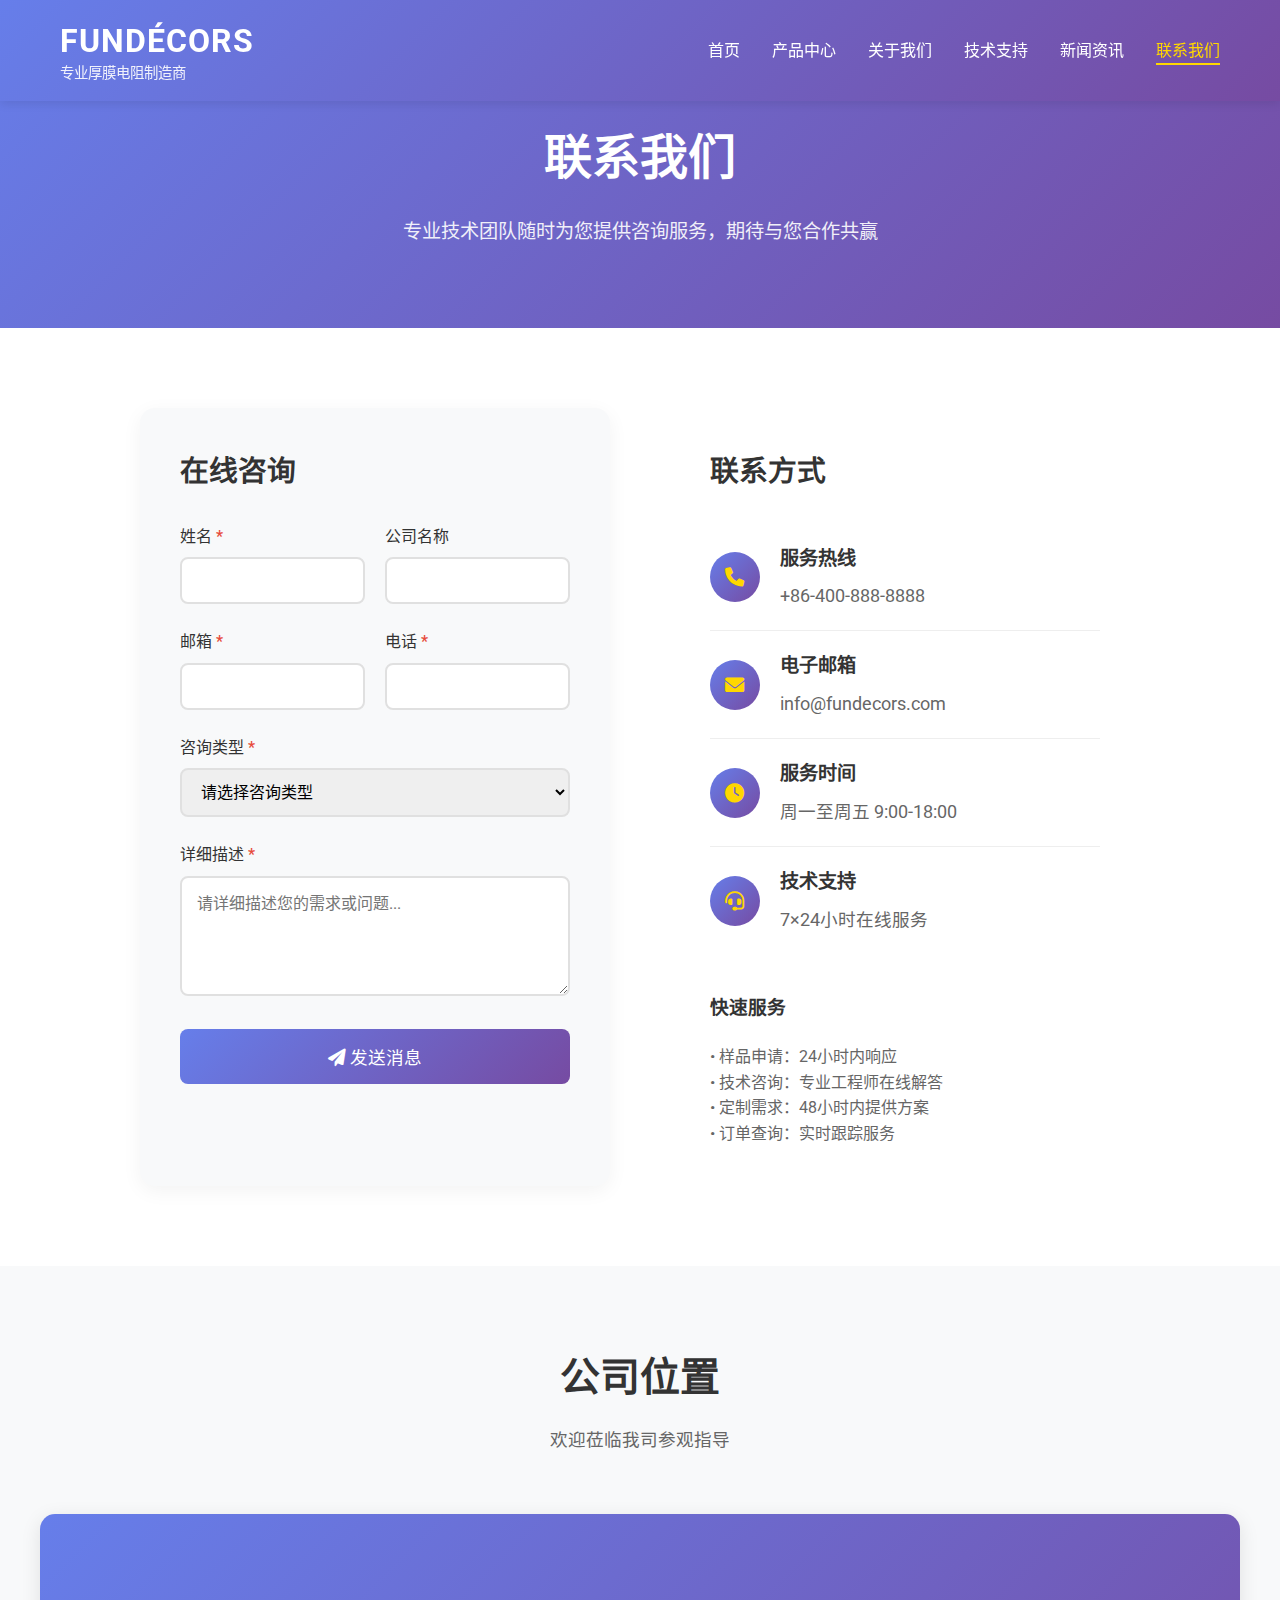
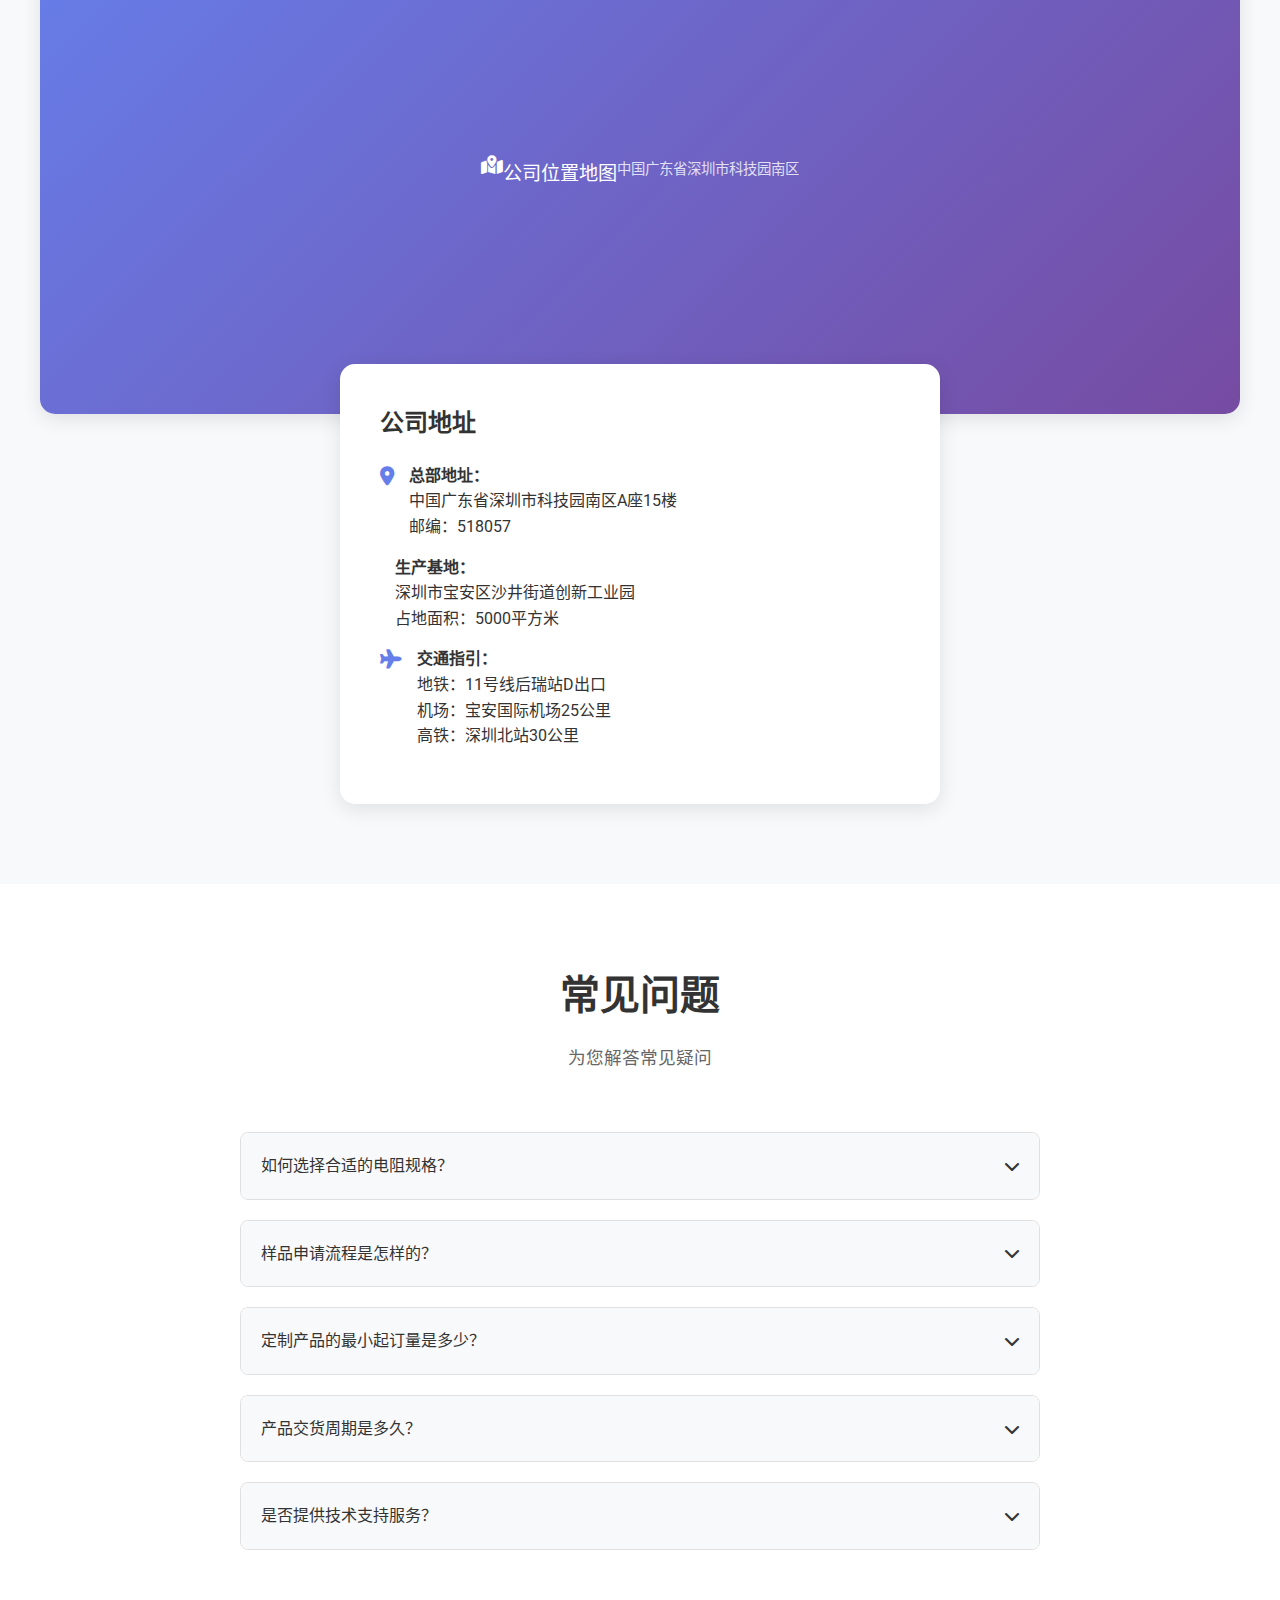
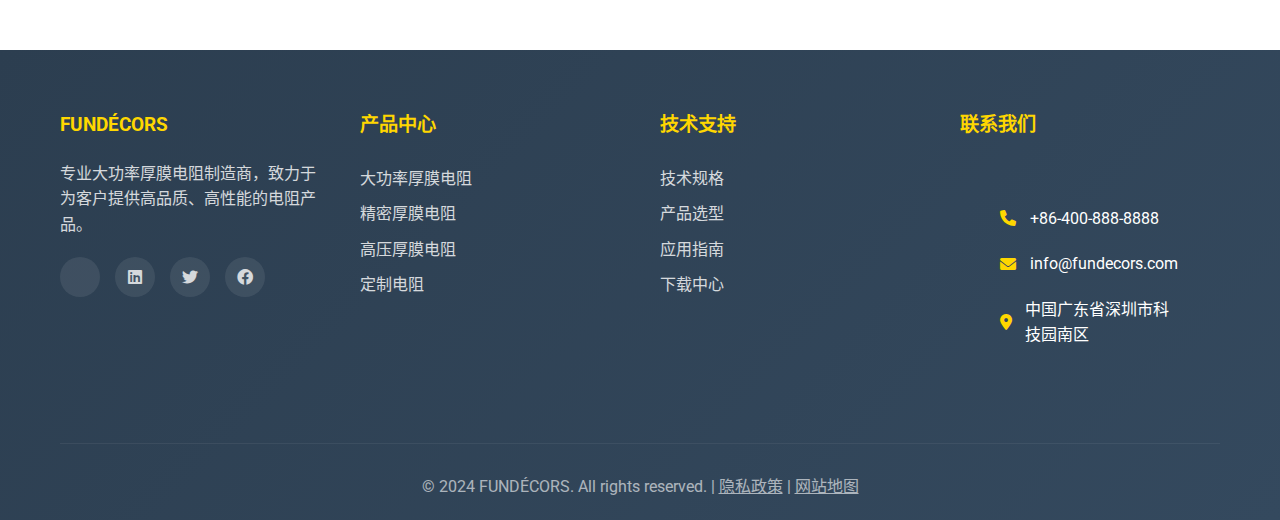
<file: contact.html>
<!DOCTYPE html>
<html lang="zh-CN">
<head>
    <meta charset="UTF-8">
    <meta name="viewport" content="width=device-width, initial-scale=1.0">
    <meta name="description" content="联系FUNDÉCORS - 大功率厚膜电阻制造商，提供技术咨询、样品申请、商务合作等服务">
    <meta name="keywords" content="FUNDÉCORS联系方式,厚膜电阻咨询,电阻样品申请,技术支持,商务合作">
    <title>联系我们 - FUNDÉCORS 专业大功率厚膜电阻</title>
    <link rel="stylesheet" href="styles.css">
    <link rel="icon" type="image/x-icon" href="#">
    <link href="https://fonts.googleapis.com/css2?family=Roboto:wght@300;400;500;700&display=swap" rel="stylesheet">
    <link rel="stylesheet" href="https://cdnjs.cloudflare.com/ajax/libs/font-awesome/6.0.0/css/all.min.css">
    <style>
        /* 联系页面特定样式 */
        .page-header {
            background: linear-gradient(135deg, #667eea 0%, #764ba2 100%);
            color: white;
            padding: 120px 0 80px;
            text-align: center;
        }
        
        .page-header h1 {
            font-size: 3rem;
            margin-bottom: 20px;
            font-weight: 700;
        }
        
        .page-header p {
            font-size: 1.2rem;
            opacity: 0.9;
            max-width: 800px;
            margin: 0 auto;
        }
        
        .contact-section {
            padding: 80px 0;
            background: white;
        }
        
        .contact-container {
            display: grid;
            grid-template-columns: 1fr 1fr;
            gap: 60px;
            max-width: 1000px;
            margin: 0 auto;
        }
        
        .contact-form {
            background: #f8f9fa;
            padding: 40px;
            border-radius: 15px;
            box-shadow: 0 5px 20px rgba(0,0,0,0.05);
        }
        
        .contact-info {
            padding: 40px;
        }
        
        .contact-form h2,
        .contact-info h2 {
            font-size: 1.8rem;
            color: #333;
            margin-bottom: 30px;
            font-weight: 600;
        }
        
        .form-group {
            margin-bottom: 25px;
        }
        
        .form-row {
            display: grid;
            grid-template-columns: 1fr 1fr;
            gap: 20px;
        }
        
        .form-group label {
            display: block;
            margin-bottom: 8px;
            font-weight: 500;
            color: #333;
        }
        
        .form-group input,
        .form-group select,
        .form-group textarea {
            width: 100%;
            padding: 12px 15px;
            border: 2px solid #e0e0e0;
            border-radius: 8px;
            font-size: 1rem;
            transition: all 0.3s ease;
            font-family: 'Roboto', 'Microsoft YaHei', Arial, sans-serif;
        }
        
        .form-group input:focus,
        .form-group select:focus,
        .form-group textarea:focus {
            outline: none;
            border-color: #667eea;
            box-shadow: 0 0 0 3px rgba(102,126,234,0.1);
        }
        
        .form-group textarea {
            resize: vertical;
            min-height: 120px;
        }
        
        .required-star {
            color: #e74c3c;
        }
        
        .contact-methods {
            margin-bottom: 40px;
        }
        
        .contact-method {
            display: flex;
            align-items: center;
            gap: 20px;
            padding: 20px 0;
            border-bottom: 1px solid #eee;
        }
        
        .contact-method:last-child {
            border-bottom: none;
        }
        
        .contact-icon {
            width: 50px;
            height: 50px;
            background: linear-gradient(135deg, #667eea, #764ba2);
            border-radius: 50%;
            display: flex;
            align-items: center;
            justify-content: center;
            color: white;
            font-size: 1.2rem;
        }
        
        .contact-details h3 {
            font-size: 1.2rem;
            color: #333;
            margin-bottom: 8px;
            font-weight: 600;
        }
        
        .contact-details p {
            color: #666;
            font-size: 1.1rem;
            line-height: 1.6;
        }
        
        .map-section {
            padding: 80px 0;
            background: #f8f9fa;
        }
        
        .map-container {
            max-width: 1200px;
            margin: 0 auto;
        }
        
        .map-wrapper {
            background: white;
            border-radius: 15px;
            overflow: hidden;
            box-shadow: 0 5px 20px rgba(0,0,0,0.1);
            height: 500px;
            position: relative;
        }
        
        .map-placeholder {
            height: 100%;
            display: flex;
            align-items: center;
            justify-content: center;
            background: linear-gradient(135deg, #667eea 0%, #764ba2 100%);
            color: white;
            font-size: 1.2rem;
            font-weight: 500;
        }
        
        .office-info {
            background: white;
            padding: 40px;
            border-radius: 15px;
            margin-top: -50px;
            position: relative;
            z-index: 10;
            box-shadow: 0 5px 20px rgba(0,0,0,0.1);
            max-width: 600px;
            margin-left: auto;
            margin-right: auto;
        }
        
        .office-info h3 {
            font-size: 1.5rem;
            color: #333;
            margin-bottom: 20px;
            font-weight: 600;
        }
        
        .office-address {
            display: flex;
            align-items: flex-start;
            gap: 15px;
            margin-bottom: 15px;
        }
        
        .office-address i {
            color: #667eea;
            font-size: 1.2rem;
            margin-top: 3px;
        }
        
        .submit-btn {
            background: linear-gradient(135deg, #667eea 0%, #764ba2 100%);
            color: white;
            border: none;
            padding: 15px 40px;
            border-radius: 8px;
            font-size: 1.1rem;
            font-weight: 500;
            cursor: pointer;
            transition: all 0.3s ease;
            width: 100%;
        }
        
        .submit-btn:hover {
            transform: translateY(-2px);
            box-shadow: 0 8px 25px rgba(102,126,234,0.3);
        }
        
        .submit-btn:disabled {
            background: #ccc;
            cursor: not-allowed;
            transform: none;
            box-shadow: none;
        }
        
        .faq-section {
            padding: 80px 0;
            background: white;
        }
        
        .faq-container {
            max-width: 800px;
            margin: 0 auto;
        }
        
        .faq-item {
            border: 1px solid #e0e0e0;
            border-radius: 8px;
            margin-bottom: 20px;
            overflow: hidden;
        }
        
        .faq-question {
            padding: 20px;
            cursor: pointer;
            display: flex;
            justify-content: space-between;
            align-items: center;
            background: #f8f9fa;
            transition: all 0.3s ease;
            font-weight: 500;
            color: #333;
        }
        
        .faq-question:hover {
            background: #e9ecef;
        }
        
        .faq-question.active {
            background: linear-gradient(135deg, #667eea 0%, #764ba2 100%);
            color: white;
        }
        
        .faq-arrow {
            transition: transform 0.3s ease;
        }
        
        .faq-question.active .faq-arrow {
            transform: rotate(180deg);
        }
        
        .faq-answer {
            padding: 0 20px;
            max-height: 0;
            overflow: hidden;
            transition: all 0.3s ease;
            background: white;
        }
        
        .faq-answer.active {
            padding: 20px;
            max-height: 300px;
        }
        
        .success-message {
            background: #d4edda;
            color: #155724;
            padding: 15px;
            border-radius: 8px;
            margin-bottom: 20px;
            border: 1px solid #c3e6cb;
            display: none;
        }
        
        .error-message {
            background: #f8d7da;
            color: #721c24;
            padding: 15px;
            border-radius: 8px;
            margin-bottom: 20px;
            border: 1px solid #f5c6cb;
            display: none;
        }
        
        @media (max-width: 768px) {
            .page-header h1 {
                font-size: 2rem;
            }
            
            .contact-container {
                grid-template-columns: 1fr;
                gap: 40px;
            }
            
            .form-row {
                grid-template-columns: 1fr;
            }
            
            .contact-form {
                padding: 30px 20px;
            }
            
            .contact-info {
                padding: 30px 20px;
            }
            
            .map-wrapper {
                height: 350px;
            }
            
            .office-info {
                margin: 20px;
                padding: 30px 20px;
            }
        }
    </style>
</head>
<body>
    <!-- 顶部导航栏 -->
    <header class="header">
        <div class="container">
            <div class="navbar">
                <div class="logo">
                    <h1><a href="index.html" style="text-decoration: none; color: white;">FUNDÉCORS</a></h1>
                    <span class="tagline">专业厚膜电阻制造商</span>
                </div>
                <nav class="nav-menu">
                    <ul>
                        <li><a href="index.html">首页</a></li>
                        <li><a href="products.html">产品中心</a></li>
                        <li><a href="about.html">关于我们</a></li>
                        <li><a href="technology.html">技术支持</a></li>
                        <li><a href="news.html">新闻资讯</a></li>
                        <li><a href="contact.html" class="active">联系我们</a></li>
                    </ul>
                </nav>
                <div class="mobile-menu-toggle">
                    <i class="fas fa-bars"></i>
                </div>
            </div>
        </div>
    </header>

    <!-- 页面头部 -->
    <section class="page-header">
        <div class="container">
            <h1>联系我们</h1>
            <p>专业技术团队随时为您提供咨询服务，期待与您合作共赢</p>
        </div>
    </section>

    <!-- 联系表单和信息 -->
    <section class="contact-section">
        <div class="container">
            <div class="contact-container">
                <!-- 联系表单 -->
                <div class="contact-form">
                    <h2>在线咨询</h2>
                    
                    <div id="successMessage" class="success-message">
                        <i class="fas fa-check-circle"></i> 消息发送成功！我们会尽快与您联系。
                    </div>
                    
                    <div id="errorMessage" class="error-message">
                        <i class="fas fa-exclamation-circle"></i> 发送失败，请检查信息后重试。
                    </div>
                    
                    <form id="contactForm" onsubmit="handleSubmit(event)">
                        <div class="form-row">
                            <div class="form-group">
                                <label for="name">姓名 <span class="required-star">*</span></label>
                                <input type="text" id="name" name="name" required>
                            </div>
                            <div class="form-group">
                                <label for="company">公司名称</label>
                                <input type="text" id="company" name="company">
                            </div>
                        </div>
                        
                        <div class="form-row">
                            <div class="form-group">
                                <label for="email">邮箱 <span class="required-star">*</span></label>
                                <input type="email" id="email" name="email" required>
                            </div>
                            <div class="form-group">
                                <label for="phone">电话 <span class="required-star">*</span></label>
                                <input type="tel" id="phone" name="phone" required>
                            </div>
                        </div>
                        
                        <div class="form-group">
                            <label for="subject">咨询类型 <span class="required-star">*</span></label>
                            <select id="subject" name="subject" required>
                                <option value="">请选择咨询类型</option>
                                <option value="product">产品咨询</option>
                                <option value="technical">技术支持</option>
                                <option value="sample">样品申请</option>
                                <option value="custom">定制需求</option>
                                <option value="cooperation">商务合作</option>
                                <option value="other">其他</option>
                            </select>
                        </div>
                        
                        <div class="form-group">
                            <label for="message">详细描述 <span class="required-star">*</span></label>
                            <textarea id="message" name="message" required placeholder="请详细描述您的需求或问题..."></textarea>
                        </div>
                        
                        <button type="submit" class="submit-btn" id="submitBtn">
                            <i class="fas fa-paper-plane"></i> 发送消息
                        </button>
                    </form>
                </div>
                
                <!-- 联系信息 -->
                <div class="contact-info">
                    <h2>联系方式</h2>
                    
                    <div class="contact-methods">
                        <div class="contact-method">
                            <div class="contact-icon">
                                <i class="fas fa-phone"></i>
                            </div>
                            <div class="contact-details">
                                <h3>服务热线</h3>
                                <p>+86-400-888-8888</p>
                            </div>
                        </div>
                        
                        <div class="contact-method">
                            <div class="contact-icon">
                                <i class="fas fa-envelope"></i>
                            </div>
                            <div class="contact-details">
                                <h3>电子邮箱</h3>
                                <p>info@fundecors.com</p>
                            </div>
                        </div>
                        
                        <div class="contact-method">
                            <div class="contact-icon">
                                <i class="fas fa-clock"></i>
                            </div>
                            <div class="contact-details">
                                <h3>服务时间</h3>
                                <p>周一至周五 9:00-18:00</p>
                            </div>
                        </div>
                        
                        <div class="contact-method">
                            <div class="contact-icon">
                                <i class="fas fa-headset"></i>
                            </div>
                            <div class="contact-details">
                                <h3>技术支持</h3>
                                <p>7×24小时在线服务</p>
                            </div>
                        </div>
                    </div>
                    
                    <div style="margin-top: 40px;">
                        <h3 style="color: #333; margin-bottom: 20px;">快速服务</h3>
                        <p style="color: #666; line-height: 1.6;">
                            • 样品申请：24小时内响应<br>
                            • 技术咨询：专业工程师在线解答<br>
                            • 定制需求：48小时内提供方案<br>
                            • 订单查询：实时跟踪服务
                        </p>
                    </div>
                </div>
            </div>
        </div>
    </section>

    <!-- 地图位置 -->
    <section class="map-section">
        <div class="map-container">
            <div class="section-header">
                <h2>公司位置</h2>
                <p>欢迎莅临我司参观指导</p>
            </div>
            
            <div class="map-wrapper">
                <div class="map-placeholder">
                    <i class="fas fa-map-marked-alt"></i>
                    <div style="margin-top: 20px;">公司位置地图</div>
                    <div style="margin-top: 10px; font-size: 0.9rem; opacity: 0.8;">
                        中国广东省深圳市科技园南区
                    </div>
                </div>
            </div>
            
            <div class="office-info">
                <h3>公司地址</h3>
                
                <div class="office-address">
                    <i class="fas fa-map-marker-alt"></i>
                    <div>
                        <strong>总部地址：</strong><br>
                        中国广东省深圳市科技园南区A座15楼<br>
                        邮编：518057
                    </div>
                </div>
                
                <div class="office-address">
                    <i class="fas fa-factory"></i>
                    <div>
                        <strong>生产基地：</strong><br>
                        深圳市宝安区沙井街道创新工业园<br>
                        占地面积：5000平方米
                    </div>
                </div>
                
                <div class="office-address">
                    <i class="fas fa-plane"></i>
                    <div>
                        <strong>交通指引：</strong><br>
                        地铁：11号线后瑞站D出口<br>
                        机场：宝安国际机场25公里<br>
                        高铁：深圳北站30公里
                    </div>
                </div>
            </div>
        </div>
    </section>

    <!-- 常见问题 -->
    <section class="faq-section">
        <div class="container">
            <div class="section-header">
                <h2>常见问题</h2>
                <p>为您解答常见疑问</p>
            </div>
            
            <div class="faq-container">
                <div class="faq-item">
                    <div class="faq-question" onclick="toggleFaq(this)">
                        <span>如何选择合适的电阻规格？</span>
                        <i class="fas fa-chevron-down faq-arrow"></i>
                    </div>
                    <div class="faq-answer">
                        <p>选择电阻规格需要考虑以下因素：<br>
                        1. 功率要求：根据电路功率需求选择合适的功率等级<br>
                        2. 阻值精度：根据应用精度要求选择相应的精度等级<br>
                        3. 工作环境：考虑温度、湿度等环境因素<br>
                        4. 安装方式：根据空间限制选择合适的封装形式<br>
                        您可以联系我们的技术团队，获得专业的选型建议。</p>
                    </div>
                </div>
                
                <div class="faq-item">
                    <div class="faq-question" onclick="toggleFaq(this)">
                        <span>样品申请流程是怎样的？</span>
                        <i class="fas fa-chevron-down faq-arrow"></i>
                    </div>
                    <div class="faq-answer">
                        <p>样品申请流程：<br>
                        1. 在线提交样品申请表<br>
                        2. 技术团队评估需求（1-2个工作日）<br>
                        3. 确认样品规格和数量<br>
                        4. 安排样品生产和发货<br>
                        5. 客户收到样品进行测试<br>
                        6. 技术支持配合测试和优化</p>
                    </div>
                </div>
                
                <div class="faq-item">
                    <div class="faq-question" onclick="toggleFaq(this)">
                        <span>定制产品的最小起订量是多少？</span>
                        <i class="fas fa-chevron-down faq-arrow"></i>
                    </div>
                    <div class="faq-answer">
                        <p>定制产品最小起订量：<br>
                        • 标准定制：1000件/规格<br>
                        • 复杂定制：500件/规格<br>
                        • 特殊情况可协商，请直接联系我们的销售团队<br>
                        • 长期合作客户可享受更灵活的起订量政策</p>
                    </div>
                </div>
                
                <div class="faq-item">
                    <div class="faq-question" onclick="toggleFaq(this)">
                        <span>产品交货周期是多久？</span>
                        <i class="fas fa-chevron-down faq-arrow"></i>
                    </div>
                    <div class="faq-answer">
                        <p>产品交货周期：<br>
                        • 标准产品：7-15个工作日<br>
                        • 定制产品：15-30个工作日<br>
                        • 加急服务：标准产品可申请3-5个工作日加急<br>
                        • 大批量订单：交货期可能延长，请与销售确认</p>
                    </div>
                </div>
                
                <div class="faq-item">
                    <div class="faq-question" onclick="toggleFaq(this)">
                        <span>是否提供技术支持服务？</span>
                        <i class="fas fa-chevron-down faq-arrow"></i>
                    </div>
                    <div class="faq-answer">
                        <p>我们提供全方位技术支持：<br>
                        • 产品选型指导：帮助客户选择最适合的产品规格<br>
                        • 应用技术支持：解答产品应用中的技术问题<br>
                        • 现场技术支持：重大项目可提供现场指导<br>
                        • 培训服务：为客户的工程师提供产品培训<br>
                        • 7×24小时热线：紧急技术问题随时响应</p>
                    </div>
                </div>
            </div>
        </div>
    </section>

    <!-- 页脚 -->
    <footer class="footer">
        <div class="container">
            <div class="footer-content">
                <div class="footer-section">
                    <h3>FUNDÉCORS</h3>
                    <p>专业大功率厚膜电阻制造商，致力于为客户提供高品质、高性能的电阻产品。</p>
                    <div class="social-links">
                        <a href="#"><i class="fab fa-wechat"></i></a>
                        <a href="#"><i class="fab fa-linkedin"></i></a>
                        <a href="#"><i class="fab fa-twitter"></i></a>
                        <a href="#"><i class="fab fa-facebook"></i></a>
                    </div>
                </div>
                <div class="footer-section">
                    <h3>产品中心</h3>
                    <ul>
                        <li><a href="products.html">大功率厚膜电阻</a></li>
                        <li><a href="products.html">精密厚膜电阻</a></li>
                        <li><a href="products.html">高压厚膜电阻</a></li>
                        <li><a href="products.html">定制电阻</a></li>
                    </ul>
                </div>
                <div class="footer-section">
                    <h3>技术支持</h3>
                    <ul>
                        <li><a href="technology.html">技术规格</a></li>
                        <li><a href="technology.html">产品选型</a></li>
                        <li><a href="technology.html">应用指南</a></li>
                        <li><a href="technology.html">下载中心</a></li>
                    </ul>
                </div>
                <div class="footer-section">
                    <h3>联系我们</h3>
                    <ul class="contact-info">
                        <li><i class="fas fa-phone"></i> +86-400-888-8888</li>
                        <li><i class="fas fa-envelope"></i> info@fundecors.com</li>
                        <li><i class="fas fa-map-marker-alt"></i> 中国广东省深圳市科技园南区</li>
                    </ul>
                </div>
            </div>
            <div class="footer-bottom">
                <p>&copy; 2024 FUNDÉCORS. All rights reserved. | <a href="#" style="color: #fff;">隐私政策</a> | <a href="#" style="color: #fff;">网站地图</a></p>
            </div>
        </div>
    </footer>

    <script src="script.js"></script>
    <script>
        // FAQ切换功能
        function toggleFaq(element) {
            const answer = element.nextElementSibling;
            const allQuestions = document.querySelectorAll('.faq-question');
            const allAnswers = document.querySelectorAll('.faq-answer');
            
            // 关闭其他所有FAQ
            allQuestions.forEach(q => q.classList.remove('active'));
            allAnswers.forEach(a => a.classList.remove('active'));
            
            // 切换当前FAQ
            element.classList.toggle('active');
            answer.classList.toggle('active');
        }
        
        // 表单提交处理
        function handleSubmit(event) {
            event.preventDefault();
            
            const form = document.getElementById('contactForm');
            const submitBtn = document.getElementById('submitBtn');
            const successMessage = document.getElementById('successMessage');
            const errorMessage = document.getElementById('errorMessage');
            
            // 隐藏消息
            successMessage.style.display = 'none';
            errorMessage.style.display = 'none';
            
            // 验证表单
            if (!validateForm('contactForm')) {
                errorMessage.style.display = 'block';
                return false;
            }
            
            // 显示加载状态
            submitBtn.disabled = true;
            submitBtn.innerHTML = '<i class="fas fa-spinner fa-spin"></i> 发送中...';
            
            // 模拟发送过程
            setTimeout(() => {
                // 显示成功消息
                successMessage.style.display = 'block';
                
                // 重置表单
                form.reset();
                
                // 恢复按钮状态
                submitBtn.disabled = false;
                submitBtn.innerHTML = '<i class="fas fa-paper-plane"></i> 发送消息';
                
                // 滚动到顶部
                window.scrollTo({ top: 0, behavior: 'smooth' });
                
                // 3秒后隐藏成功消息
                setTimeout(() => {
                    successMessage.style.display = 'none';
                }, 5000);
                
            }, 2000);
        }
        
        // 添加输入实时验证
        document.addEventListener('DOMContentLoaded', function() {
            const inputs = document.querySelectorAll('#contactForm input, #contactForm select, #contactForm textarea');
            
            inputs.forEach(input => {
                input.addEventListener('blur', function() {
                    if (this.value.trim()) {
                        clearError(this);
                    }
                });
            });
        });
    </script>
</body>
</html>
</file>
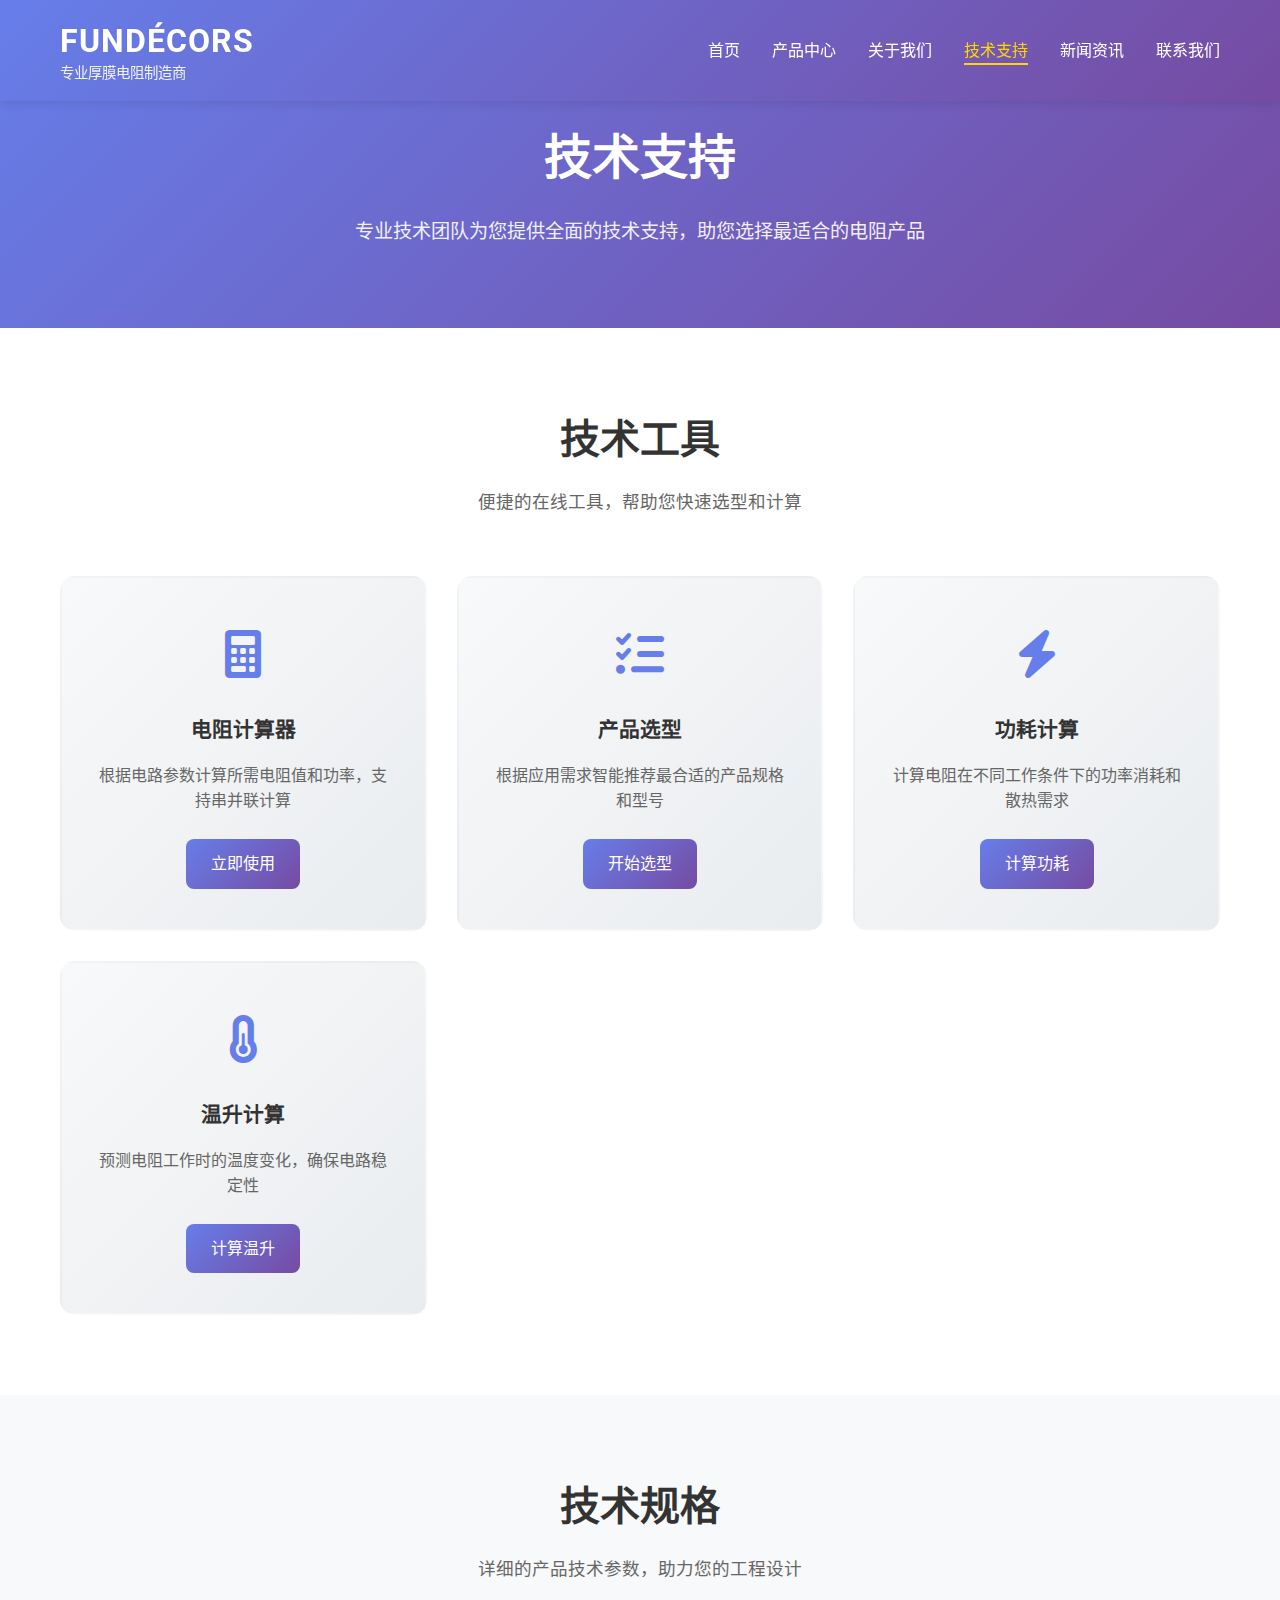
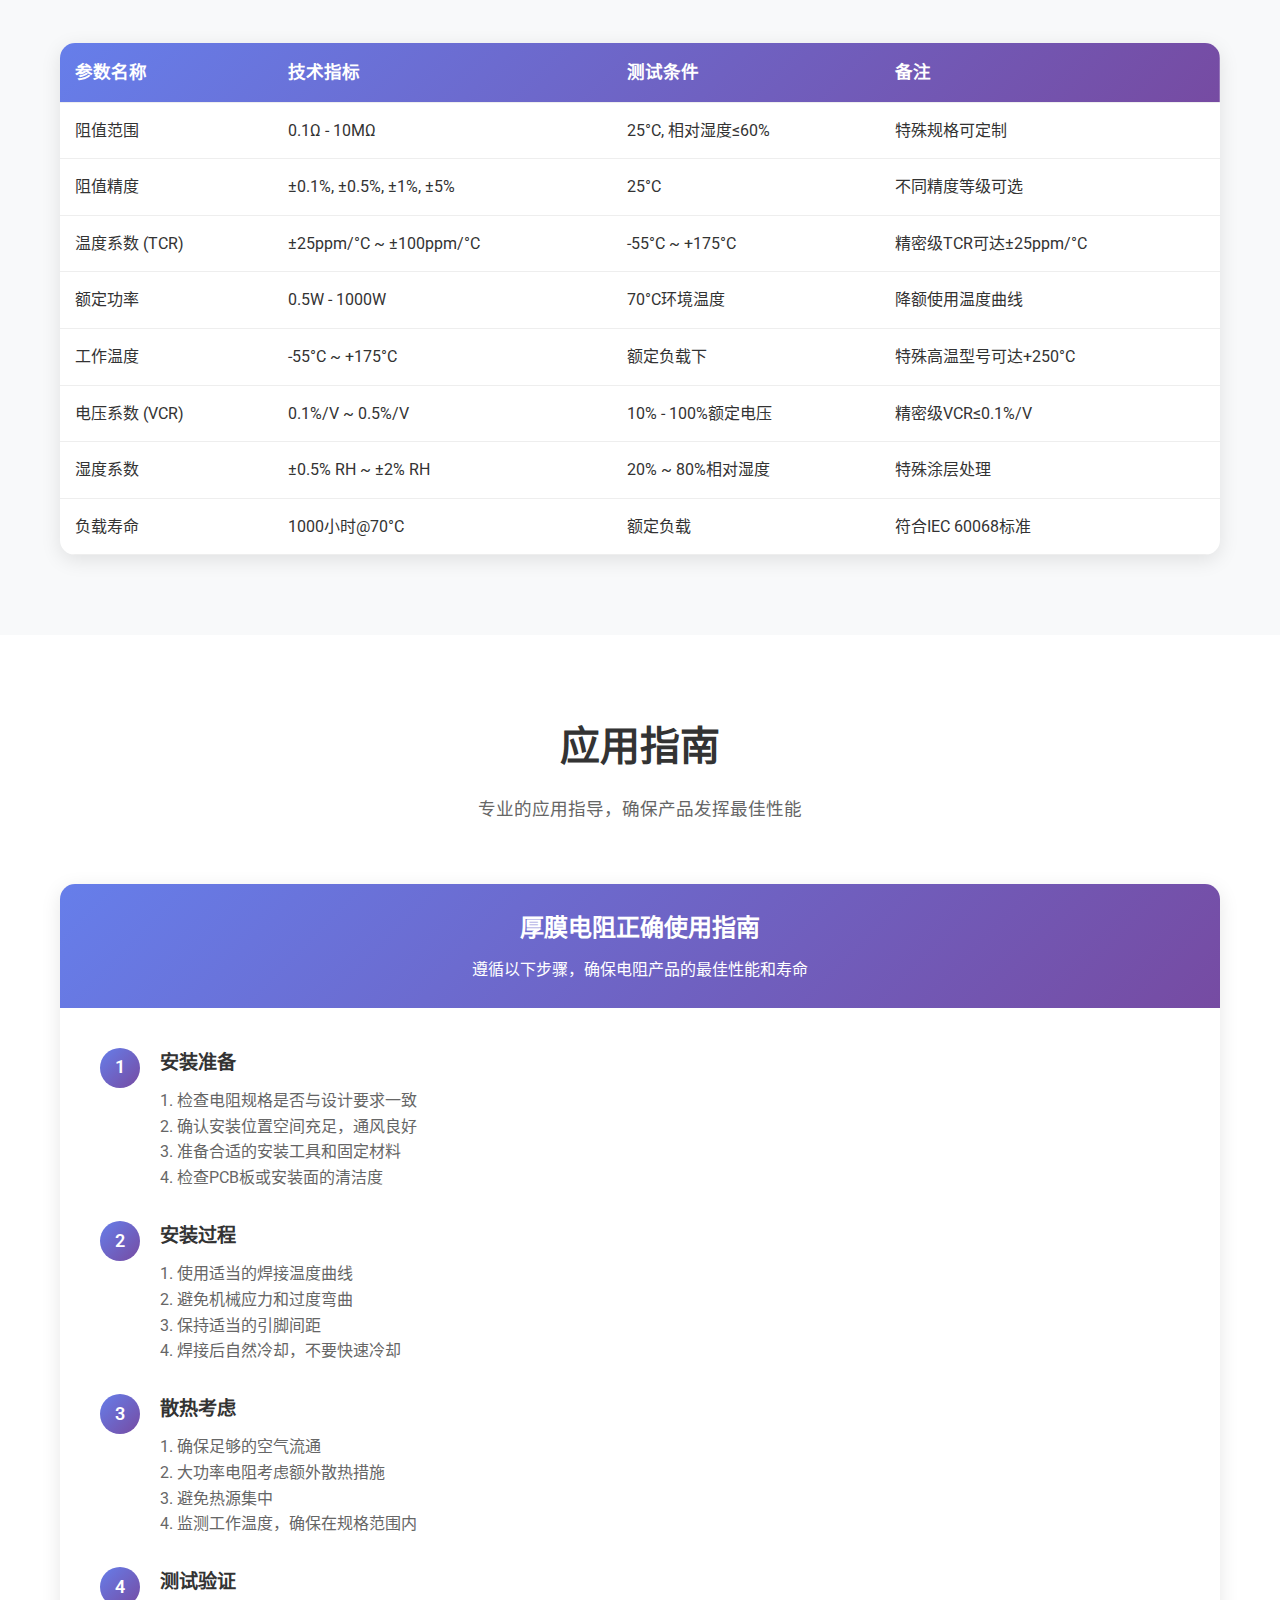
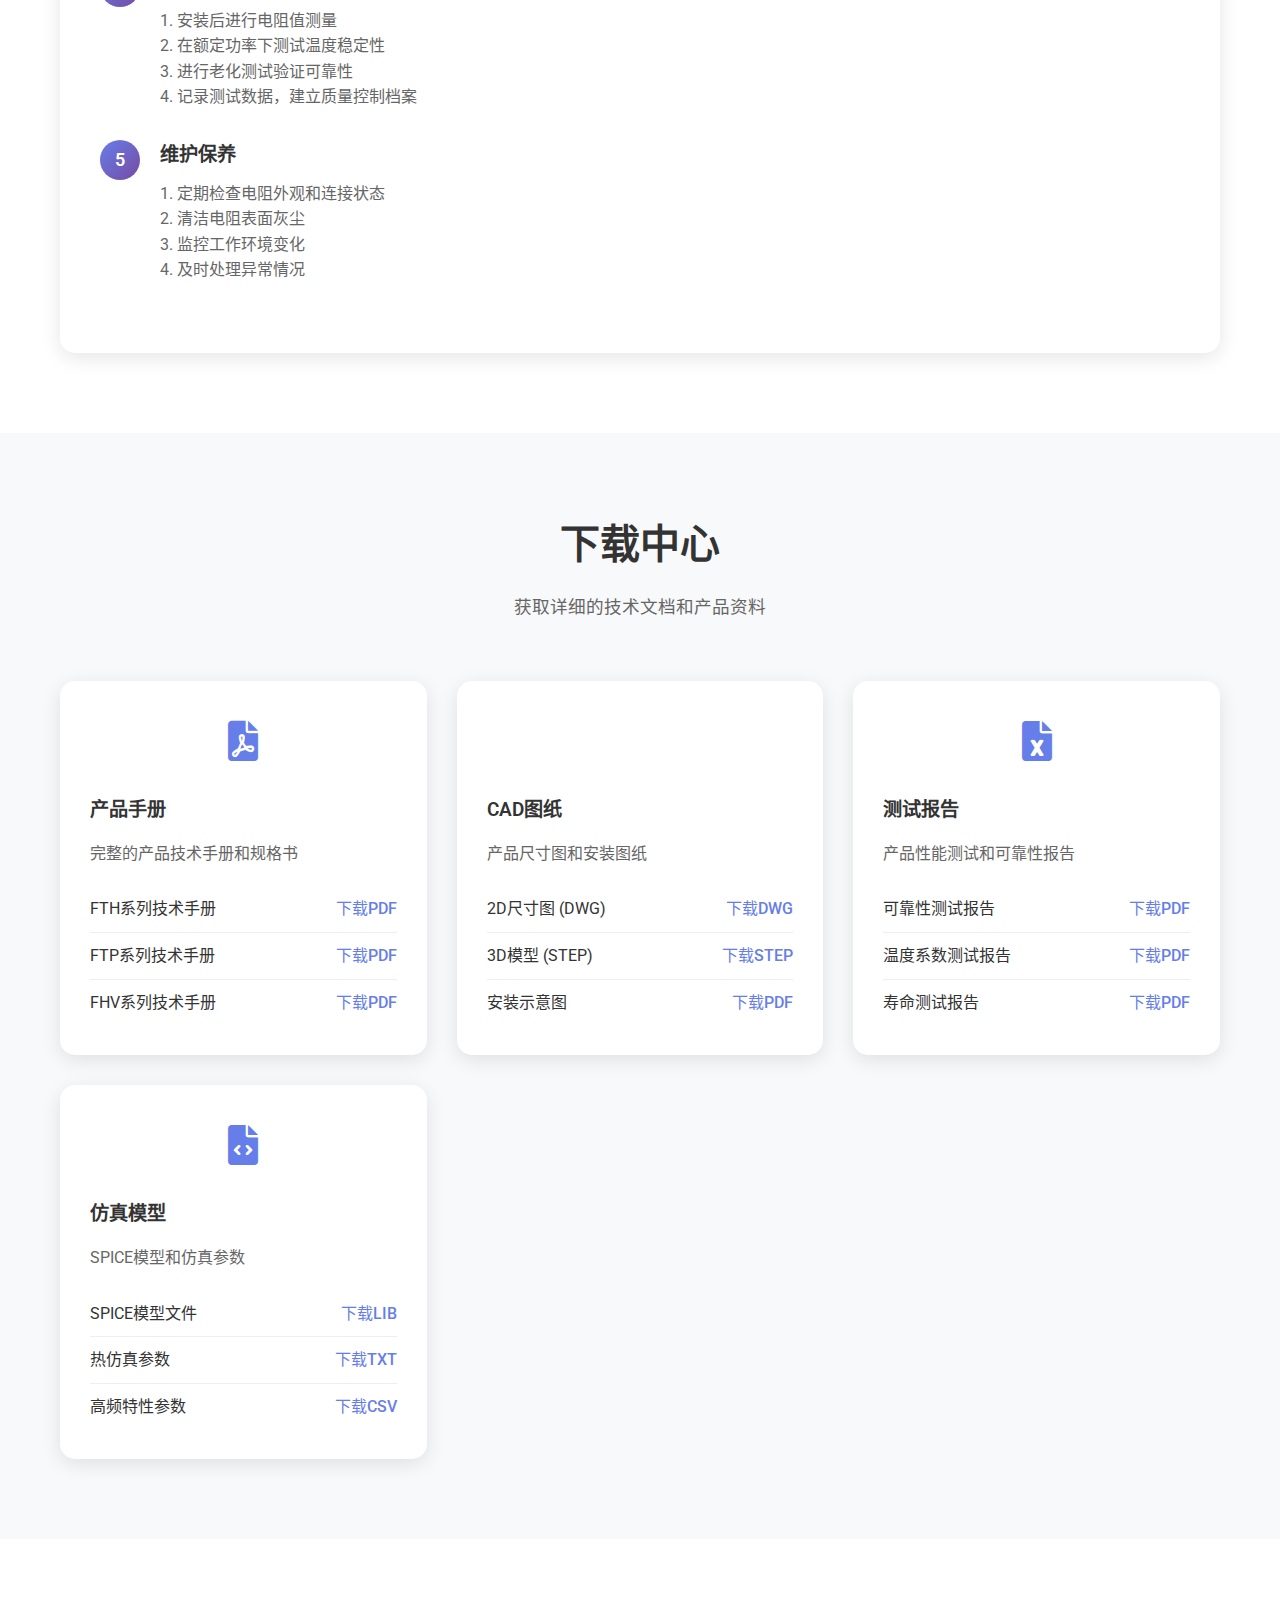
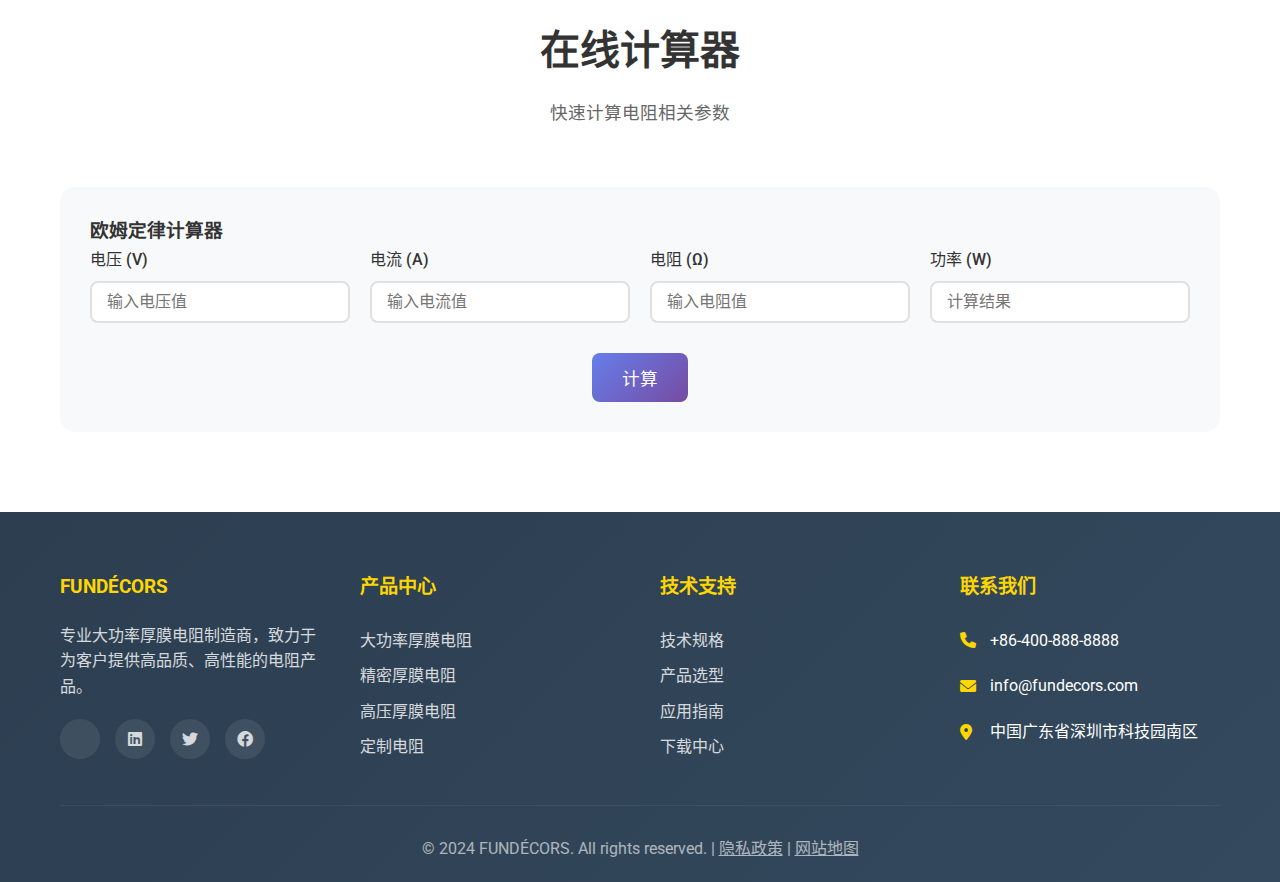
<file: technology.html>
<!DOCTYPE html>
<html lang="zh-CN">
<head>
    <meta charset="UTF-8">
    <meta name="viewport" content="width=device-width, initial-scale=1.0">
    <meta name="description" content="FUNDÉCORS技术支持 - 大功率厚膜电阻技术规格、产品选型、应用指南、下载中心">
    <meta name="keywords" content="厚膜电阻技术规格,电阻产品选型,电阻应用指南,电阻计算工具,技术文档下载">
    <title>技术支持 - FUNDÉCORS 专业大功率厚膜电阻</title>
    <link rel="stylesheet" href="styles.css">
    <link rel="icon" type="image/x-icon" href="#">
    <link href="https://fonts.googleapis.com/css2?family=Roboto:wght@300;400;500;700&display=swap" rel="stylesheet">
    <link rel="stylesheet" href="https://cdnjs.cloudflare.com/ajax/libs/font-awesome/6.0.0/css/all.min.css">
    <style>
        /* 技术页面特定样式 */
        .page-header {
            background: linear-gradient(135deg, #667eea 0%, #764ba2 100%);
            color: white;
            padding: 120px 0 80px;
            text-align: center;
        }
        
        .page-header h1 {
            font-size: 3rem;
            margin-bottom: 20px;
            font-weight: 700;
        }
        
        .page-header p {
            font-size: 1.2rem;
            opacity: 0.9;
            max-width: 800px;
            margin: 0 auto;
        }
        
        .tech-section {
            padding: 80px 0;
            background: white;
        }
        
        .tech-section:nth-child(even) {
            background: #f8f9fa;
        }
        
        .tech-container {
            max-width: 1200px;
            margin: 0 auto;
            padding: 0 20px;
        }
        
        .tech-tools {
            display: grid;
            grid-template-columns: repeat(auto-fit, minmax(300px, 1fr));
            gap: 30px;
            margin-top: 40px;
        }
        
        .tool-card {
            background: linear-gradient(135deg, #f8f9fa, #e9ecef);
            padding: 40px 30px;
            border-radius: 15px;
            text-align: center;
            transition: all 0.3s ease;
            border: 2px solid transparent;
        }
        
        .tool-card:hover {
            transform: translateY(-10px);
            box-shadow: 0 15px 30px rgba(0,0,0,0.15);
            border-color: #667eea;
        }
        
        .tool-icon {
            font-size: 3rem;
            color: #667eea;
            margin-bottom: 20px;
        }
        
        .tool-card h3 {
            font-size: 1.3rem;
            color: #333;
            margin-bottom: 15px;
            font-weight: 600;
        }
        
        .tool-card p {
            color: #666;
            line-height: 1.6;
            margin-bottom: 25px;
        }
        
        .tool-btn {
            background: linear-gradient(135deg, #667eea 0%, #764ba2 100%);
            color: white;
            text-decoration: none;
            padding: 12px 25px;
            border-radius: 8px;
            font-weight: 500;
            transition: all 0.3s ease;
            display: inline-block;
        }
        
        .tool-btn:hover {
            transform: translateY(-2px);
            box-shadow: 0 8px 25px rgba(102,126,234,0.3);
        }
        
        .spec-table {
            width: 100%;
            margin-top: 40px;
            border-collapse: collapse;
            background: white;
            border-radius: 15px;
            overflow: hidden;
            box-shadow: 0 5px 20px rgba(0,0,0,0.1);
        }
        
        .spec-table thead {
            background: linear-gradient(135deg, #667eea 0%, #764ba2 100%);
            color: white;
        }
        
        .spec-table th,
        .spec-table td {
            padding: 15px;
            text-align: left;
            border-bottom: 1px solid #eee;
        }
        
        .spec-table th {
            font-weight: 600;
            font-size: 1.1rem;
        }
        
        .spec-table tr:hover {
            background: #f8f9fa;
        }
        
        .download-grid {
            display: grid;
            grid-template-columns: repeat(auto-fit, minmax(350px, 1fr));
            gap: 30px;
            margin-top: 40px;
        }
        
        .download-card {
            background: white;
            padding: 30px;
            border-radius: 15px;
            box-shadow: 0 5px 20px rgba(0,0,0,0.1);
            transition: all 0.3s ease;
        }
        
        .download-card:hover {
            transform: translateY(-5px);
            box-shadow: 0 15px 30px rgba(0,0,0,0.15);
        }
        
        .download-icon {
            font-size: 2.5rem;
            color: #667eea;
            margin-bottom: 20px;
            text-align: center;
        }
        
        .download-card h3 {
            font-size: 1.2rem;
            color: #333;
            margin-bottom: 15px;
            font-weight: 600;
        }
        
        .download-card p {
            color: #666;
            line-height: 1.6;
            margin-bottom: 20px;
        }
        
        .download-list {
            list-style: none;
        }
        
        .download-list li {
            padding: 10px 0;
            border-bottom: 1px solid #eee;
            display: flex;
            justify-content: space-between;
            align-items: center;
        }
        
        .download-list li:last-child {
            border-bottom: none;
        }
        
        .download-link {
            color: #667eea;
            text-decoration: none;
            font-weight: 500;
            transition: color 0.3s ease;
        }
        
        .download-link:hover {
            color: #764ba2;
        }
        
        .application-guide {
            margin-top: 40px;
            background: white;
            border-radius: 15px;
            overflow: hidden;
            box-shadow: 0 5px 20px rgba(0,0,0,0.1);
        }
        
        .guide-header {
            background: linear-gradient(135deg, #667eea 0%, #764ba2 100%);
            color: white;
            padding: 25px;
            text-align: center;
        }
        
        .guide-header h3 {
            font-size: 1.5rem;
            margin-bottom: 10px;
        }
        
        .guide-content {
            padding: 40px;
        }
        
        .guide-steps {
            counter-reset: step-counter;
        }
        
        .step {
            position: relative;
            padding-left: 60px;
            margin-bottom: 30px;
        }
        
        .step::before {
            counter-increment: step-counter;
            content: counter(step-counter);
            position: absolute;
            left: 0;
            top: 0;
            width: 40px;
            height: 40px;
            background: linear-gradient(135deg, #667eea 0%, #764ba2 100%);
            color: white;
            border-radius: 50%;
            display: flex;
            align-items: center;
            justify-content: center;
            font-weight: 600;
            font-size: 1.1rem;
        }
        
        .step h4 {
            font-size: 1.2rem;
            color: #333;
            margin-bottom: 10px;
            font-weight: 600;
        }
        
        .step p {
            color: #666;
            line-height: 1.6;
        }
        
        .calc-section {
            background: #f8f9fa;
            padding: 30px;
            border-radius: 15px;
            margin-top: 40px;
        }
        
        .calc-form {
            display: grid;
            grid-template-columns: repeat(auto-fit, minmax(200px, 1fr));
            gap: 20px;
            margin-bottom: 30px;
        }
        
        .calc-group {
            display: flex;
            flex-direction: column;
        }
        
        .calc-group label {
            margin-bottom: 8px;
            font-weight: 500;
            color: #333;
        }
        
        .calc-group input {
            padding: 10px 15px;
            border: 2px solid #e0e0e0;
            border-radius: 8px;
            font-size: 1rem;
            transition: all 0.3s ease;
        }
        
        .calc-group input:focus {
            outline: none;
            border-color: #667eea;
            box-shadow: 0 0 0 3px rgba(102,126,234,0.1);
        }
        
        .calc-btn {
            background: linear-gradient(135deg, #667eea 0%, #764ba2 100%);
            color: white;
            border: none;
            padding: 12px 30px;
            border-radius: 8px;
            font-size: 1.1rem;
            font-weight: 500;
            cursor: pointer;
            transition: all 0.3s ease;
        }
        
        .calc-btn:hover {
            transform: translateY(-2px);
            box-shadow: 0 8px 25px rgba(102,126,234,0.3);
        }
        
        .calc-result {
            background: white;
            padding: 20px;
            border-radius: 8px;
            margin-top: 20px;
            border-left: 4px solid #667eea;
        }
        
        @media (max-width: 768px) {
            .page-header h1 {
                font-size: 2rem;
            }
            
            .tech-tools {
                grid-template-columns: 1fr;
            }
            
            .download-grid {
                grid-template-columns: 1fr;
            }
            
            .calc-form {
                grid-template-columns: 1fr;
            }
            
            .spec-table {
                font-size: 0.9rem;
            }
            
            .spec-table th,
            .spec-table td {
                padding: 10px;
            }
        }
    </style>
</head>
<body>
    <!-- 顶部导航栏 -->
    <header class="header">
        <div class="container">
            <div class="navbar">
                <div class="logo">
                    <h1><a href="index.html" style="text-decoration: none; color: white;">FUNDÉCORS</a></h1>
                    <span class="tagline">专业厚膜电阻制造商</span>
                </div>
                <nav class="nav-menu">
                    <ul>
                        <li><a href="index.html">首页</a></li>
                        <li><a href="products.html">产品中心</a></li>
                        <li><a href="about.html">关于我们</a></li>
                        <li><a href="technology.html" class="active">技术支持</a></li>
                        <li><a href="news.html">新闻资讯</a></li>
                        <li><a href="contact.html">联系我们</a></li>
                    </ul>
                </nav>
                <div class="mobile-menu-toggle">
                    <i class="fas fa-bars"></i>
                </div>
            </div>
        </div>
    </header>

    <!-- 页面头部 -->
    <section class="page-header">
        <div class="container">
            <h1>技术支持</h1>
            <p>专业技术团队为您提供全面的技术支持，助您选择最适合的电阻产品</p>
        </div>
    </section>

    <!-- 技术工具 -->
    <section class="tech-section">
        <div class="tech-container">
            <div class="section-header">
                <h2>技术工具</h2>
                <p>便捷的在线工具，帮助您快速选型和计算</p>
            </div>
            
            <div class="tech-tools">
                <div class="tool-card">
                    <div class="tool-icon">
                        <i class="fas fa-calculator"></i>
                    </div>
                    <h3>电阻计算器</h3>
                    <p>根据电路参数计算所需电阻值和功率，支持串并联计算</p>
                    <a href="#" class="tool-btn" onclick="openCalculator()">立即使用</a>
                </div>
                
                <div class="tool-card">
                    <div class="tool-icon">
                        <i class="fas fa-list-check"></i>
                    </div>
                    <h3>产品选型</h3>
                    <p>根据应用需求智能推荐最合适的产品规格和型号</p>
                    <a href="#" class="tool-btn" onclick="openSelector()">开始选型</a>
                </div>
                
                <div class="tool-card">
                    <div class="tool-icon">
                        <i class="fas fa-bolt"></i>
                    </div>
                    <h3>功耗计算</h3>
                    <p>计算电阻在不同工作条件下的功率消耗和散热需求</p>
                    <a href="#" class="tool-btn" onclick="openPowerCalc()">计算功耗</a>
                </div>
                
                <div class="tool-card">
                    <div class="tool-icon">
                        <i class="fas fa-thermometer-half"></i>
                    </div>
                    <h3>温升计算</h3>
                    <p>预测电阻工作时的温度变化，确保电路稳定性</p>
                    <a href="#" class="tool-btn" onclick="openThermalCalc()">计算温升</a>
                </div>
            </div>
        </div>
    </section>

    <!-- 技术规格 -->
    <section class="tech-section">
        <div class="tech-container">
            <div class="section-header">
                <h2>技术规格</h2>
                <p>详细的产品技术参数，助力您的工程设计</p>
            </div>
            
            <table class="spec-table">
                <thead>
                    <tr>
                        <th>参数名称</th>
                        <th>技术指标</th>
                        <th>测试条件</th>
                        <th>备注</th>
                    </tr>
                </thead>
                <tbody>
                    <tr>
                        <td>阻值范围</td>
                        <td>0.1Ω - 10MΩ</td>
                        <td>25°C, 相对湿度≤60%</td>
                        <td>特殊规格可定制</td>
                    </tr>
                    <tr>
                        <td>阻值精度</td>
                        <td>±0.1%, ±0.5%, ±1%, ±5%</td>
                        <td>25°C</td>
                        <td>不同精度等级可选</td>
                    </tr>
                    <tr>
                        <td>温度系数 (TCR)</td>
                        <td>±25ppm/°C ~ ±100ppm/°C</td>
                        <td>-55°C ~ +175°C</td>
                        <td>精密级TCR可达±25ppm/°C</td>
                    </tr>
                    <tr>
                        <td>额定功率</td>
                        <td>0.5W - 1000W</td>
                        <td>70°C环境温度</td>
                        <td>降额使用温度曲线</td>
                    </tr>
                    <tr>
                        <td>工作温度</td>
                        <td>-55°C ~ +175°C</td>
                        <td>额定负载下</td>
                        <td>特殊高温型号可达+250°C</td>
                    </tr>
                    <tr>
                        <td>电压系数 (VCR)</td>
                        <td>0.1%/V ~ 0.5%/V</td>
                        <td>10% - 100%额定电压</td>
                        <td>精密级VCR≤0.1%/V</td>
                    </tr>
                    <tr>
                        <td>湿度系数</td>
                        <td>±0.5% RH ~ ±2% RH</td>
                        <td>20% ~ 80%相对湿度</td>
                        <td>特殊涂层处理</td>
                    </tr>
                    <tr>
                        <td>负载寿命</td>
                        <td>1000小时@70°C</td>
                        <td>额定负载</td>
                        <td>符合IEC 60068标准</td>
                    </tr>
                </tbody>
            </table>
        </div>
    </section>

    <!-- 应用指南 -->
    <section class="tech-section">
        <div class="tech-container">
            <div class="section-header">
                <h2>应用指南</h2>
                <p>专业的应用指导，确保产品发挥最佳性能</p>
            </div>
            
            <div class="application-guide">
                <div class="guide-header">
                    <h3>厚膜电阻正确使用指南</h3>
                    <p>遵循以下步骤，确保电阻产品的最佳性能和寿命</p>
                </div>
                
                <div class="guide-content">
                    <div class="guide-steps">
                        <div class="step">
                            <h4>安装准备</h4>
                            <p>1. 检查电阻规格是否与设计要求一致<br>
                            2. 确认安装位置空间充足，通风良好<br>
                            3. 准备合适的安装工具和固定材料<br>
                            4. 检查PCB板或安装面的清洁度</p>
                        </div>
                        
                        <div class="step">
                            <h4>安装过程</h4>
                            <p>1. 使用适当的焊接温度曲线<br>
                            2. 避免机械应力和过度弯曲<br>
                            3. 保持适当的引脚间距<br>
                            4. 焊接后自然冷却，不要快速冷却</p>
                        </div>
                        
                        <div class="step">
                            <h4>散热考虑</h4>
                            <p>1. 确保足够的空气流通<br>
                            2. 大功率电阻考虑额外散热措施<br>
                            3. 避免热源集中<br>
                            4. 监测工作温度，确保在规格范围内</p>
                        </div>
                        
                        <div class="step">
                            <h4>测试验证</h4>
                            <p>1. 安装后进行电阻值测量<br>
                            2. 在额定功率下测试温度稳定性<br>
                            3. 进行老化测试验证可靠性<br>
                            4. 记录测试数据，建立质量控制档案</p>
                        </div>
                        
                        <div class="step">
                            <h4>维护保养</h4>
                            <p>1. 定期检查电阻外观和连接状态<br>
                            2. 清洁电阻表面灰尘<br>
                            3. 监控工作环境变化<br>
                            4. 及时处理异常情况</p>
                        </div>
                    </div>
                </div>
            </div>
        </div>
    </section>

    <!-- 下载中心 -->
    <section class="tech-section">
        <div class="tech-container">
            <div class="section-header">
                <h2>下载中心</h2>
                <p>获取详细的技术文档和产品资料</p>
            </div>
            
            <div class="download-grid">
                <div class="download-card">
                    <div class="download-icon">
                        <i class="fas fa-file-pdf"></i>
                    </div>
                    <h3>产品手册</h3>
                    <p>完整的产品技术手册和规格书</p>
                    <ul class="download-list">
                        <li>
                            <span>FTH系列技术手册</span>
                            <a href="#" class="download-link">下载PDF</a>
                        </li>
                        <li>
                            <span>FTP系列技术手册</span>
                            <a href="#" class="download-link">下载PDF</a>
                        </li>
                        <li>
                            <span>FHV系列技术手册</span>
                            <a href="#" class="download-link">下载PDF</a>
                        </li>
                    </ul>
                </div>
                
                <div class="download-card">
                    <div class="download-icon">
                        <i class="fas fa-file-cad"></i>
                    </div>
                    <h3>CAD图纸</h3>
                    <p>产品尺寸图和安装图纸</p>
                    <ul class="download-list">
                        <li>
                            <span>2D尺寸图 (DWG)</span>
                            <a href="#" class="download-link">下载DWG</a>
                        </li>
                        <li>
                            <span>3D模型 (STEP)</span>
                            <a href="#" class="download-link">下载STEP</a>
                        </li>
                        <li>
                            <span>安装示意图</span>
                            <a href="#" class="download-link">下载PDF</a>
                        </li>
                    </ul>
                </div>
                
                <div class="download-card">
                    <div class="download-icon">
                        <i class="fas fa-file-excel"></i>
                    </div>
                    <h3>测试报告</h3>
                    <p>产品性能测试和可靠性报告</p>
                    <ul class="download-list">
                        <li>
                            <span>可靠性测试报告</span>
                            <a href="#" class="download-link">下载PDF</a>
                        </li>
                        <li>
                            <span>温度系数测试报告</span>
                            <a href="#" class="download-link">下载PDF</a>
                        </li>
                        <li>
                            <span>寿命测试报告</span>
                            <a href="#" class="download-link">下载PDF</a>
                        </li>
                    </ul>
                </div>
                
                <div class="download-card">
                    <div class="download-icon">
                        <i class="fas fa-file-code"></i>
                    </div>
                    <h3>仿真模型</h3>
                    <p>SPICE模型和仿真参数</p>
                    <ul class="download-list">
                        <li>
                            <span>SPICE模型文件</span>
                            <a href="#" class="download-link">下载LIB</a>
                        </li>
                        <li>
                            <span>热仿真参数</span>
                            <a href="#" class="download-link">下载TXT</a>
                        </li>
                        <li>
                            <span>高频特性参数</span>
                            <a href="#" class="download-link">下载CSV</a>
                        </li>
                    </ul>
                </div>
            </div>
        </div>
    </section>

    <!-- 在线计算器 -->
    <section class="tech-section">
        <div class="tech-container">
            <div class="section-header">
                <h2>在线计算器</h2>
                <p>快速计算电阻相关参数</p>
            </div>
            
            <div class="calc-section">
                <h3>欧姆定律计算器</h3>
                <div class="calc-form">
                    <div class="calc-group">
                        <label>电压 (V)</label>
                        <input type="number" id="voltage" placeholder="输入电压值" step="0.01">
                    </div>
                    <div class="calc-group">
                        <label>电流 (A)</label>
                        <input type="number" id="current" placeholder="输入电流值" step="0.001">
                    </div>
                    <div class="calc-group">
                        <label>电阻 (Ω)</label>
                        <input type="number" id="resistance" placeholder="输入电阻值" step="0.01">
                    </div>
                    <div class="calc-group">
                        <label>功率 (W)</label>
                        <input type="number" id="power" placeholder="计算结果" readonly>
                    </div>
                </div>
                
                <div style="text-align: center; margin-top: 20px;">
                    <button class="calc-btn" onclick="calculateOhm()">计算</button>
                </div>
                
                <div id="calcResult" class="calc-result" style="display: none;">
                    <h4>计算结果</h4>
                    <p id="resultText"></p>
                </div>
            </div>
        </div>
    </section>

    <!-- 页脚 -->
    <footer class="footer">
        <div class="container">
            <div class="footer-content">
                <div class="footer-section">
                    <h3>FUNDÉCORS</h3>
                    <p>专业大功率厚膜电阻制造商，致力于为客户提供高品质、高性能的电阻产品。</p>
                    <div class="social-links">
                        <a href="#"><i class="fab fa-wechat"></i></a>
                        <a href="#"><i class="fab fa-linkedin"></i></a>
                        <a href="#"><i class="fab fa-twitter"></i></a>
                        <a href="#"><i class="fab fa-facebook"></i></a>
                    </div>
                </div>
                <div class="footer-section">
                    <h3>产品中心</h3>
                    <ul>
                        <li><a href="products.html">大功率厚膜电阻</a></li>
                        <li><a href="products.html">精密厚膜电阻</a></li>
                        <li><a href="products.html">高压厚膜电阻</a></li>
                        <li><a href="products.html">定制电阻</a></li>
                    </ul>
                </div>
                <div class="footer-section">
                    <h3>技术支持</h3>
                    <ul>
                        <li><a href="technology.html">技术规格</a></li>
                        <li><a href="technology.html">产品选型</a></li>
                        <li><a href="technology.html">应用指南</a></li>
                        <li><a href="technology.html">下载中心</a></li>
                    </ul>
                </div>
                <div class="footer-section">
                    <h3>联系我们</h3>
                    <ul class="contact-info">
                        <li><i class="fas fa-phone"></i> +86-400-888-8888</li>
                        <li><i class="fas fa-envelope"></i> info@fundecors.com</li>
                        <li><i class="fas fa-map-marker-alt"></i> 中国广东省深圳市科技园南区</li>
                    </ul>
                </div>
            </div>
            <div class="footer-bottom">
                <p>&copy; 2024 FUNDÉCORS. All rights reserved. | <a href="#" style="color: #fff;">隐私政策</a> | <a href="#" style="color: #fff;">网站地图</a></p>
            </div>
        </div>
    </footer>

    <script src="script.js"></script>
    <script>
        // 计算器功能
        function calculateOhm() {
            const voltage = parseFloat(document.getElementById('voltage').value) || 0;
            const current = parseFloat(document.getElementById('current').value) || 0;
            const resistance = parseFloat(document.getElementById('resistance').value) || 0;
            const powerField = document.getElementById('power');
            const resultDiv = document.getElementById('calcResult');
            const resultText = document.getElementById('resultText');
            
            let result = '';
            let calculatedPower = 0;
            
            // 根据已知参数计算
            if (voltage && current) {
                calculatedPower = voltage * current;
                calculatedResistance = voltage / current;
                result = `计算结果：<br>
                          电阻值：${calculatedResistance.toFixed(4)} Ω<br>
                          功率：${calculatedPower.toFixed(4)} W<br>
                          根据欧姆定律：R = V/I, P = V×I`;
            } else if (voltage && resistance) {
                calculatedPower = (voltage * voltage) / resistance;
                calculatedCurrent = voltage / resistance;
                result = `计算结果：<br>
                          电流：${calculatedCurrent.toFixed(4)} A<br>
                          功率：${calculatedPower.toFixed(4)} W<br>
                          根据欧姆定律：I = V/R, P = V²/R`;
            } else if (current && resistance) {
                calculatedPower = current * current * resistance;
                calculatedVoltage = current * resistance;
                result = `计算结果：<br>
                          电压：${calculatedVoltage.toFixed(4)} V<br>
                          功率：${calculatedPower.toFixed(4)} W<br>
                          根据欧姆定律：V = I×R, P = I²×R`;
            } else {
                result = '请至少输入两个参数进行计算';
            }
            
            powerField.value = calculatedPower.toFixed(4);
            resultText.innerHTML = result;
            resultDiv.style.display = calculatedPower > 0 ? 'block' : 'none';
        }
        
        // 工具函数
        function openCalculator() {
            alert('电阻计算器正在开发中，敬请期待！');
        }
        
        function openSelector() {
            alert('产品选型工具正在开发中，敬请期待！');
        }
        
        function openPowerCalc() {
            alert('功耗计算工具正在开发中，敬请期待！');
        }
        
        function openThermalCalc() {
            alert('温升计算工具正在开发中，敬请期待！');
        }
        
        // 添加输入事件监听
        document.addEventListener('DOMContentLoaded', function() {
            const inputs = ['voltage', 'current', 'resistance'];
            inputs.forEach(id => {
                document.getElementById(id).addEventListener('input', function() {
                    if (this.value) {
                        calculateOhm();
                    }
                });
            });
        });
    </script>
</body>
</html>
</file>
<file: styles.css>
/* FUNDÉCORS - 大功率厚膜电阻官网样式 */

/* 重置和基础样式 */
* {
    margin: 0;
    padding: 0;
    box-sizing: border-box;
}

body {
    font-family: 'Roboto', 'Microsoft YaHei', Arial, sans-serif;
    line-height: 1.6;
    color: #333;
    background-color: #f8f9fa;
}

.container {
    max-width: 1200px;
    margin: 0 auto;
    padding: 0 20px;
}

/* 顶部导航 */
.header {
    background: linear-gradient(135deg, #667eea 0%, #764ba2 100%);
    color: white;
    position: fixed;
    top: 0;
    width: 100%;
    z-index: 1000;
    box-shadow: 0 2px 10px rgba(0,0,0,0.1);
}

.navbar {
    display: flex;
    justify-content: space-between;
    align-items: center;
    padding: 1rem 0;
}

.logo h1 {
    font-size: 2rem;
    font-weight: 700;
    margin: 0;
    letter-spacing: 1px;
}

.logo .tagline {
    font-size: 0.9rem;
    opacity: 0.9;
    display: block;
    margin-top: -5px;
}

.nav-menu ul {
    display: flex;
    list-style: none;
    gap: 2rem;
}

.nav-menu a {
    color: white;
    text-decoration: none;
    font-weight: 500;
    transition: all 0.3s ease;
    position: relative;
}

.nav-menu a:hover,
.nav-menu a.active {
    color: #ffd700;
}

.nav-menu a.active::after {
    content: '';
    position: absolute;
    bottom: -5px;
    left: 0;
    width: 100%;
    height: 2px;
    background-color: #ffd700;
}

.mobile-menu-toggle {
    display: none;
    font-size: 1.5rem;
    cursor: pointer;
}

/* 主轮播区域 */
.hero {
    margin-top: 80px;
    position: relative;
    height: 600px;
    overflow: hidden;
}

.hero-slider {
    position: relative;
    height: 100%;
}

.slide {
    position: absolute;
    width: 100%;
    height: 100%;
    display: none;
}

.slide.active {
    display: block;
}

.hero-content {
    position: absolute;
    top: 50%;
    left: 50%;
    transform: translate(-50%, -50%);
    text-align: center;
    color: white;
    z-index: 2;
    max-width: 800px;
    padding: 0 20px;
}

.hero-content h2 {
    font-size: 3rem;
    font-weight: 700;
    margin-bottom: 1rem;
    text-shadow: 2px 2px 4px rgba(0,0,0,0.5);
}

.hero-content p {
    font-size: 1.2rem;
    margin-bottom: 2rem;
    opacity: 0.9;
    text-shadow: 1px 1px 2px rgba(0,0,0,0.5);
}

.hero-buttons {
    display: flex;
    gap: 1rem;
    justify-content: center;
}

.hero-bg {
    position: absolute;
    top: 0;
    left: 0;
    width: 100%;
    height: 100%;
    z-index: 1;
}

.hero-dots {
    position: absolute;
    bottom: 30px;
    left: 50%;
    transform: translateX(-50%);
    z-index: 3;
    display: flex;
    gap: 10px;
}

.dot {
    width: 12px;
    height: 12px;
    border-radius: 50%;
    background: rgba(255,255,255,0.5);
    cursor: pointer;
    transition: all 0.3s ease;
}

.dot.active {
    background: white;
    transform: scale(1.2);
}

/* 按钮样式 */
.btn {
    display: inline-block;
    padding: 12px 30px;
    text-decoration: none;
    border-radius: 5px;
    font-weight: 500;
    transition: all 0.3s ease;
    cursor: pointer;
    border: 2px solid transparent;
}

.btn-primary {
    background: linear-gradient(135deg, #ffd700, #ffed4e);
    color: #333;
}

.btn-primary:hover {
    transform: translateY(-2px);
    box-shadow: 0 5px 15px rgba(255,215,0,0.3);
}

.btn-secondary {
    background: transparent;
    color: white;
    border: 2px solid white;
}

.btn-secondary:hover {
    background: white;
    color: #333;
    transform: translateY(-2px);
}

.btn-outline {
    background: transparent;
    color: #667eea;
    border: 2px solid #667eea;
}

.btn-outline:hover {
    background: #667eea;
    color: white;
}

.btn-large {
    padding: 15px 40px;
    font-size: 1.1rem;
}

/* 板块样式 */
.features, .products-section, .applications, .advantages, .news {
    padding: 80px 0;
}

.section-header {
    text-align: center;
    margin-bottom: 60px;
}

.section-header h2 {
    font-size: 2.5rem;
    font-weight: 700;
    color: #333;
    margin-bottom: 1rem;
}

.section-header p {
    font-size: 1.1rem;
    color: #666;
    max-width: 600px;
    margin: 0 auto;
}

/* 产品特色卡片 */
.features-grid {
    display: grid;
    grid-template-columns: repeat(auto-fit, minmax(280px, 1fr));
    gap: 30px;
    margin-top: 40px;
}

.feature-card {
    background: white;
    padding: 40px 30px;
    border-radius: 15px;
    text-align: center;
    box-shadow: 0 5px 20px rgba(0,0,0,0.1);
    transition: all 0.3s ease;
}

.feature-card:hover {
    transform: translateY(-10px);
    box-shadow: 0 15px 30px rgba(0,0,0,0.15);
}

.feature-icon {
    font-size: 3rem;
    color: #667eea;
    margin-bottom: 20px;
}

.feature-card h3 {
    font-size: 1.3rem;
    margin-bottom: 15px;
    color: #333;
}

.feature-card p {
    color: #666;
    line-height: 1.7;
}

/* 产品展示 */
.products-grid {
    display: grid;
    grid-template-columns: repeat(auto-fit, minmax(350px, 1fr));
    gap: 30px;
    margin-top: 40px;
}

.product-card {
    background: white;
    border-radius: 15px;
    overflow: hidden;
    box-shadow: 0 5px 20px rgba(0,0,0,0.1);
    transition: all 0.3s ease;
}

.product-card:hover {
    transform: translateY(-5px);
    box-shadow: 0 15px 30px rgba(0,0,0,0.15);
}

.product-image {
    height: 250px;
    overflow: hidden;
}

.product-image img {
    width: 100%;
    height: 100%;
    object-fit: cover;
    transition: transform 0.3s ease;
}

.product-card:hover .product-image img {
    transform: scale(1.1);
}

.product-info {
    padding: 30px;
}

.product-info h3 {
    font-size: 1.3rem;
    margin-bottom: 15px;
    color: #333;
}

.product-desc {
    color: #666;
    margin-bottom: 20px;
    line-height: 1.6;
}

.product-specs {
    list-style: none;
    margin-bottom: 25px;
}

.product-specs li {
    padding: 5px 0;
    color: #666;
    display: flex;
    align-items: center;
}

.product-specs i {
    color: #4caf50;
    margin-right: 8px;
}

/* 应用领域 */
.applications-grid {
    display: grid;
    grid-template-columns: repeat(auto-fit, minmax(300px, 1fr));
    gap: 30px;
    margin-top: 40px;
}

.application-item {
    background: white;
    padding: 30px;
    border-radius: 15px;
    text-align: center;
    box-shadow: 0 5px 20px rgba(0,0,0,0.1);
    transition: all 0.3s ease;
}

.application-item:hover {
    transform: translateY(-5px);
    box-shadow: 0 15px 30px rgba(0,0,0,0.15);
}

.application-icon {
    font-size: 2.5rem;
    color: #667eea;
    margin-bottom: 20px;
}

.application-item h3 {
    font-size: 1.2rem;
    margin-bottom: 15px;
    color: #333;
}

.application-item p {
    color: #666;
}

/* 公司优势 */
.advantages {
    background: linear-gradient(135deg, #667eea 0%, #764ba2 100%);
    color: white;
}

.advantages .section-header h2,
.advantages .section-header p {
    color: white;
}

.advantages-content {
    display: grid;
    grid-template-columns: 2fr 1fr;
    gap: 60px;
    align-items: center;
    margin-top: 40px;
}

.advantages-text h2 {
    font-size: 2.2rem;
    margin-bottom: 20px;
}

.advantages-text p {
    font-size: 1.1rem;
    margin-bottom: 40px;
    opacity: 0.9;
}

.advantages-list {
    display: grid;
    grid-template-columns: repeat(auto-fit, minmax(250px, 1fr));
    gap: 20px;
}

.advantage-item {
    display: flex;
    align-items: flex-start;
    gap: 15px;
}

.advantage-item i {
    font-size: 1.5rem;
    color: #ffd700;
    margin-top: 5px;
}

.advantage-item h4 {
    font-size: 1.1rem;
    margin-bottom: 8px;
}

.advantage-item p {
    opacity: 0.9;
}

.advantages-image img {
    width: 100%;
    border-radius: 15px;
    box-shadow: 0 10px 30px rgba(0,0,0,0.3);
}

/* 新闻资讯 */
.news {
    background: white;
}

.news-grid {
    display: grid;
    grid-template-columns: repeat(auto-fit, minmax(350px, 1fr));
    gap: 30px;
    margin-top: 40px;
}

.news-card {
    background: #f8f9fa;
    padding: 30px;
    border-radius: 15px;
    border-left: 4px solid #667eea;
    transition: all 0.3s ease;
}

.news-card:hover {
    transform: translateY(-3px);
    box-shadow: 0 10px 20px rgba(0,0,0,0.1);
}

.news-date {
    color: #667eea;
    font-weight: 500;
    margin-bottom: 15px;
}

.news-card h3 {
    font-size: 1.2rem;
    margin-bottom: 15px;
    color: #333;
}

.news-card p {
    color: #666;
    margin-bottom: 20px;
    line-height: 1.6;
}

.read-more {
    color: #667eea;
    text-decoration: none;
    font-weight: 500;
    transition: color 0.3s ease;
}

.read-more:hover {
    color: #764ba2;
}

/* 页脚 */
.footer {
    background: linear-gradient(135deg, #2c3e50 0%, #34495e 100%);
    color: white;
    padding: 60px 0 20px;
}

.footer-content {
    display: grid;
    grid-template-columns: repeat(auto-fit, minmax(250px, 1fr));
    gap: 40px;
    margin-bottom: 40px;
}

.footer-section h3 {
    font-size: 1.2rem;
    margin-bottom: 20px;
    color: #ffd700;
}

.footer-section p {
    opacity: 0.8;
    line-height: 1.6;
    margin-bottom: 20px;
}

.footer-section ul {
    list-style: none;
}

.footer-section ul li {
    padding: 5px 0;
}

.footer-section a {
    color: white;
    text-decoration: none;
    opacity: 0.8;
    transition: all 0.3s ease;
}

.footer-section a:hover {
    opacity: 1;
    color: #ffd700;
}

.contact-info li {
    display: flex;
    align-items: center;
    gap: 10px;
    margin-bottom: 10px;
}

.contact-info i {
    color: #ffd700;
    width: 20px;
}

.social-links {
    display: flex;
    gap: 15px;
}

.social-links a {
    display: inline-flex;
    align-items: center;
    justify-content: center;
    width: 40px;
    height: 40px;
    background: rgba(255,255,255,0.1);
    border-radius: 50%;
    transition: all 0.3s ease;
}

.social-links a:hover {
    background: #ffd700;
    transform: translateY(-3px);
}

.footer-bottom {
    text-align: center;
    padding-top: 30px;
    border-top: 1px solid rgba(255,255,255,0.1);
    opacity: 0.6;
}

/* 工具类 */
.text-center {
    text-align: center;
}

/* 响应式设计 */
@media (max-width: 768px) {
    .nav-menu {
        display: none;
    }
    
    .mobile-menu-toggle {
        display: block;
    }
    
    .hero-content h2 {
        font-size: 2rem;
    }
    
    .hero-content p {
        font-size: 1rem;
    }
    
    .hero-buttons {
        flex-direction: column;
        gap: 10px;
    }
    
    .btn {
        width: 200px;
    }
    
    .section-header h2 {
        font-size: 2rem;
    }
    
    .features-grid,
    .applications-grid {
        grid-template-columns: 1fr;
    }
    
    .products-grid {
        grid-template-columns: 1fr;
    }
    
    .advantages-content {
        grid-template-columns: 1fr;
        gap: 40px;
    }
    
    .advantages-list {
        grid-template-columns: 1fr;
    }
    
    .news-grid {
        grid-template-columns: 1fr;
    }
    
    .footer-content {
        grid-template-columns: 1fr;
        text-align: center;
    }
    
    .social-links {
        justify-content: center;
    }
}

@media (max-width: 480px) {
    .hero {
        height: 500px;
    }
    
    .logo h1 {
        font-size: 1.5rem;
    }
    
    .hero-content {
        padding: 0 15px;
    }
    
    .feature-card,
    .product-info,
    .application-item,
    .news-card {
        padding: 20px;
    }
    
    .container {
        padding: 0 15px;
    }
}

/* 平滑滚动 */
html {
    scroll-behavior: smooth;
}

/* 加载动画 */
@keyframes fadeInUp {
    from {
        opacity: 0;
        transform: translateY(30px);
    }
    to {
        opacity: 1;
        transform: translateY(0);
    }
}

.feature-card,
.product-card,
.application-item,
.news-card {
    animation: fadeInUp 0.6s ease-out;
}
</file>
